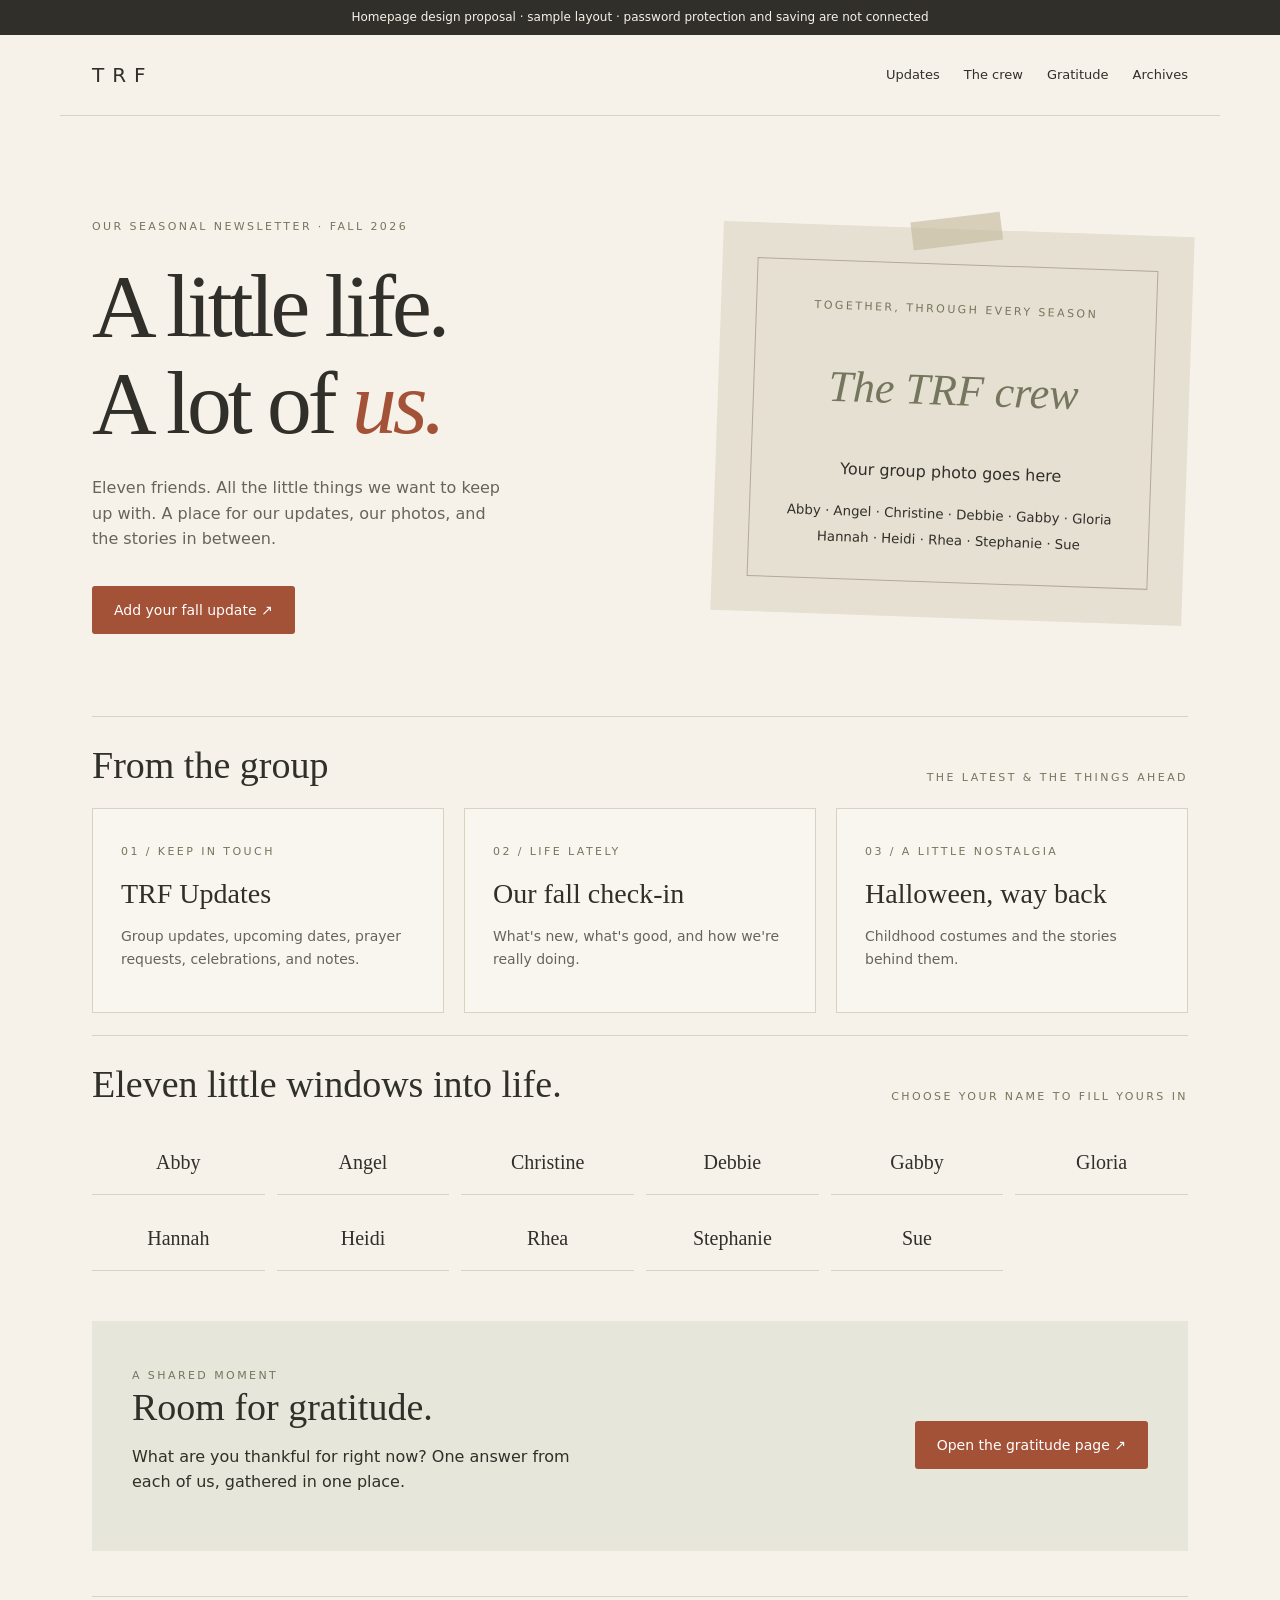
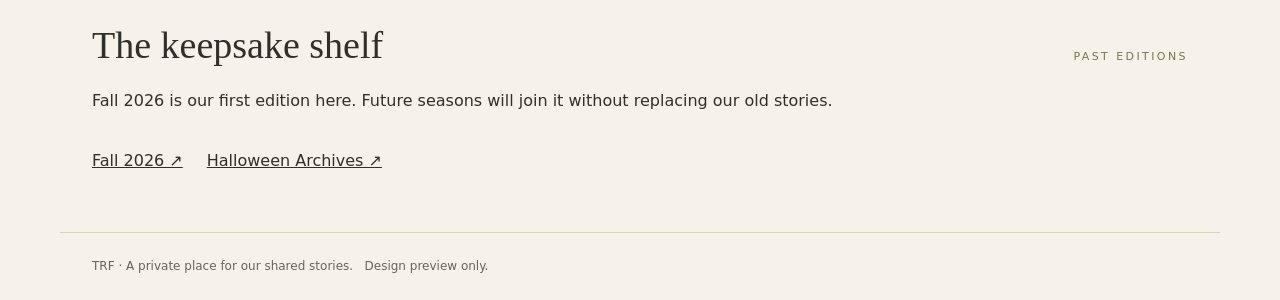
<file: proposal/index.html>
<!doctype html>
<html lang="en"><head><meta charset="utf-8"><meta name="viewport" content="width=device-width, initial-scale=1"><title>TRF · Fall 2026 proposal</title><style>
:root{--paper:#f6f2e9;--ink:#302f29;--rust:#a45237;--olive:#74765d;--line:#d9d1c2}*{box-sizing:border-box}body{margin:0;background:var(--paper);color:var(--ink);font:16px/1.6 system-ui,sans-serif}a{color:inherit}header,main,footer{max-width:1160px;margin:auto;padding:24px 32px}header{display:flex;justify-content:space-between;align-items:center;border-bottom:1px solid var(--line);gap:20px}.brand{letter-spacing:.4em;font-size:20px;text-decoration:none}nav{display:flex;gap:24px;flex-wrap:wrap;font-size:13px}nav a{text-decoration:none}nav a:hover{text-decoration:underline}.label{font-size:11px;text-transform:uppercase;letter-spacing:.22em;color:var(--olive)}.hero{padding:72px 0 60px;display:grid;grid-template-columns:1.2fr 1fr;gap:60px;align-items:center}h1,h2,h3{font-family:Georgia,serif;font-weight:400;line-height:1.08}h1{font-size:clamp(58px,7vw,96px);margin:20px 0 24px;letter-spacing:-.045em}h1 em{color:var(--rust)}.intro{max-width:410px;color:#68645b}.button{display:inline-block;background:var(--rust);color:white;padding:13px 22px;text-decoration:none;border-radius:3px;font-size:14px;margin-top:18px}.art{min-height:360px;position:relative;background:#e6e0d2;transform:rotate(2deg);padding:35px;display:flex;align-items:center;justify-content:center}.art:before{content:'';position:absolute;top:-12px;left:40%;width:90px;height:28px;background:#c3b99b99;transform:rotate(-9deg)}.art-inner{border:1px solid #b3aa97;padding:30px;width:100%;text-align:center}.art .serif{font:italic 44px Georgia,serif;color:var(--olive)}.section-head{display:flex;align-items:end;justify-content:space-between;gap:20px;border-top:1px solid var(--line);padding-top:28px;margin:22px 0}h2{font-size:38px;margin:0}.cards{display:grid;grid-template-columns:repeat(3,1fr);gap:20px}.card{border:1px solid var(--line);padding:28px;text-decoration:none;display:block;min-height:180px;background:#ffffff40}h3{font-size:28px;margin:16px 0}.card p{color:#68645b;font-size:14px}.people{display:grid;grid-template-columns:repeat(6,1fr);gap:12px;margin:26px 0 50px}.person{padding:20px 8px;text-align:center;border-bottom:1px solid var(--line);text-decoration:none;font:20px Georgia,serif}.person:hover{background:#ece6d8}.gratitude{background:#e6e7da;padding:40px;display:flex;justify-content:space-between;align-items:center;gap:25px;margin-bottom:45px}.gratitude p{max-width:440px}.archive{display:flex;gap:24px;padding:18px 0 35px}footer{border-top:1px solid var(--line);font-size:12px;color:#68645b}.notice{background:#302f29;color:#f6f2e9;text-align:center;padding:8px 20px;font-size:12px}dialog{background:var(--paper);color:var(--ink);border:1px solid var(--line);max-width:580px;padding:35px}dialog::backdrop{background:#302f2977}dialog button{background:var(--rust);border:0;color:white;padding:12px 20px;cursor:pointer}@media(max-width:750px){header{align-items:start;flex-direction:column}header,main,footer{padding:20px}nav{gap:14px}.hero{grid-template-columns:1fr;gap:35px;padding:35px 0}.art{min-height:250px}.cards{grid-template-columns:1fr}.people{grid-template-columns:repeat(3,1fr)}.gratitude{display:block;padding:25px}.section-head{align-items:start;flex-direction:column}}
</style></head><body><div class="notice">Homepage design proposal · sample layout · password protection and saving are not connected</div><header><a class="brand" href="#">TRF</a><nav aria-label="Main"><a href="#updates">Updates</a><a href="#crew">The crew</a><a href="#gratitude">Gratitude</a><a href="#archives">Archives</a></nav></header><main><section class="hero"><div><span class="label">Our seasonal newsletter · Fall 2026</span><h1>A little life.<br>A lot of <em>us.</em></h1><p class="intro">Eleven friends. All the little things we want to keep up with. A place for our updates, our photos, and the stories in between.</p><a class="button" href="#crew">Add your fall update ↗</a></div><div class="art" role="img" aria-label="Placeholder for an approved group photo"><div class="art-inner"><span class="label">Together, through every season</span><p class="serif">The TRF crew</p><p>Your group photo goes here</p><small>Abby · Angel · Christine · Debbie · Gabby · Gloria<br>Hannah · Heidi · Rhea · Stephanie · Sue</small></div></div></section><section id="updates"><div class="section-head"><h2>From the group</h2><span class="label">The latest & the things ahead</span></div><div class="cards"><a class="card" href="#" data-preview="TRF Updates"><span class="label">01 / Keep in touch</span><h3>TRF Updates</h3><p>Group updates, upcoming dates, prayer requests, celebrations, and notes.</p></a><a class="card" href="#crew"><span class="label">02 / Life lately</span><h3>Our fall check-in</h3><p>What's new, what's good, and how we're really doing.</p></a><a class="card" href="#" data-preview="Halloween Archives"><span class="label">03 / A little nostalgia</span><h3>Halloween, way back</h3><p>Childhood costumes and the stories behind them.</p></a></div></section><section id="crew"><div class="section-head"><h2>Eleven little windows into life.</h2><span class="label">Choose your name to fill yours in</span></div><div class="people" id="people"></div></section><section class="gratitude" id="gratitude"><div><span class="label">A shared moment</span><h2>Room for gratitude.</h2><p>What are you thankful for right now? One answer from each of us, gathered in one place.</p></div><a class="button" href="#" data-preview="Gratitude">Open the gratitude page ↗</a></section><section id="archives"><div class="section-head"><h2>The keepsake shelf</h2><span class="label">Past editions</span></div><p>Fall 2026 is our first edition here. Future seasons will join it without replacing our old stories.</p><div class="archive"><a href="#" data-preview="Fall 2026 edition">Fall 2026 ↗</a><a href="#" data-preview="Halloween Archives">Halloween Archives ↗</a></div></section></main><footer>TRF · A private place for our shared stories. &nbsp; Design preview only.</footer><dialog id="preview"><h2 id="title"></h2><p id="description"></p><button onclick="document.getElementById('preview').close()">Back to the homepage</button></dialog><script>
const names=['Abby','Angel','Christine','Debbie','Gabby','Gloria','Hannah','Heidi','Rhea','Stephanie','Sue'];const people=document.getElementById('people');for(const name of names){const a=document.createElement('a');a.href='#';a.className='person';a.textContent=name;a.dataset.preview=name;people.append(a)}document.addEventListener('click',e=>{const a=e.target.closest('[data-preview]');if(!a)return;e.preventDefault();document.getElementById('title').textContent=a.dataset.preview;document.getElementById('description').textContent=names.includes(a.dataset.preview)?'Proposed personal page: Life lately, Family + life, Fall check-in, Current favorites, 3–5 recent photos, and one optional childhood Halloween photo. Answers will save to shared private storage in the full site.':'This page is included in the proposed navigation. Content editing, private storage, and password protection will be connected in the full site.';document.getElementById('preview').showModal()});
</script></body></html>
</file>
